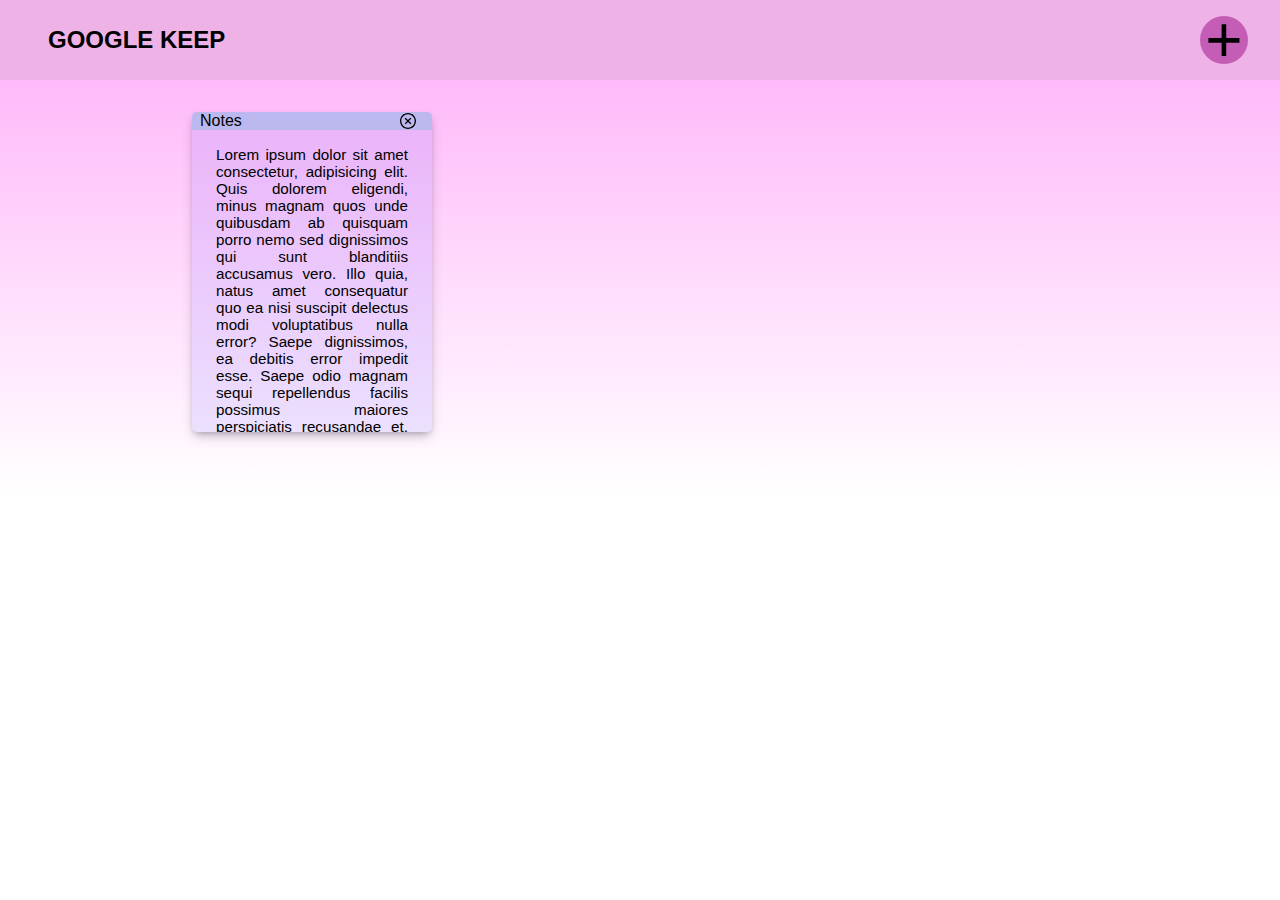
<file: index.html>
<!DOCTYPE html>
<html lang="en">
  <head>
    <meta charset="UTF-8" />
    <meta name="viewport" content="width=device-width, initial-scale=1.0" />
    <link rel="stylesheet" href="style.css" />
    <title>To do list</title>
  </head>
  <body>
    <div class="nav-todo">
      <span class="title">GOOGLE KEEP</span>
      <div onclick="creatNote()" class="nav-todo-add-btn">
        <span>+</span>
      </div>
    </div>
    <div class="list-cards">
      <div id="notes" class="list-cards-container">
        <div class="card">
          <div class="card-head">
            <span>Notes</span>
            <img onclick="deleteNote(this)" src="sheesh.svg" alt="logo" />
          </div>
          <div class="pitche">
            <span>
              Lorem ipsum dolor sit amet consectetur, adipisicing elit. Quis
              dolorem eligendi, minus magnam quos unde quibusdam ab quisquam
              porro nemo sed dignissimos qui sunt blanditiis accusamus vero.
              Illo quia, natus amet consequatur quo ea nisi suscipit delectus
              modi voluptatibus nulla error? Saepe dignissimos, ea debitis error
              impedit esse. Saepe odio magnam sequi repellendus facilis possimus
              maiores perspiciatis recusandae et, vero totam officia iste
              praesentium? Eius sunt tempore totam repudiandae. Soluta
            </span>
          </div>
        </div>
      </div>
    </div>
    <script src="script.js"></script>
  </body>
</html>
</file>
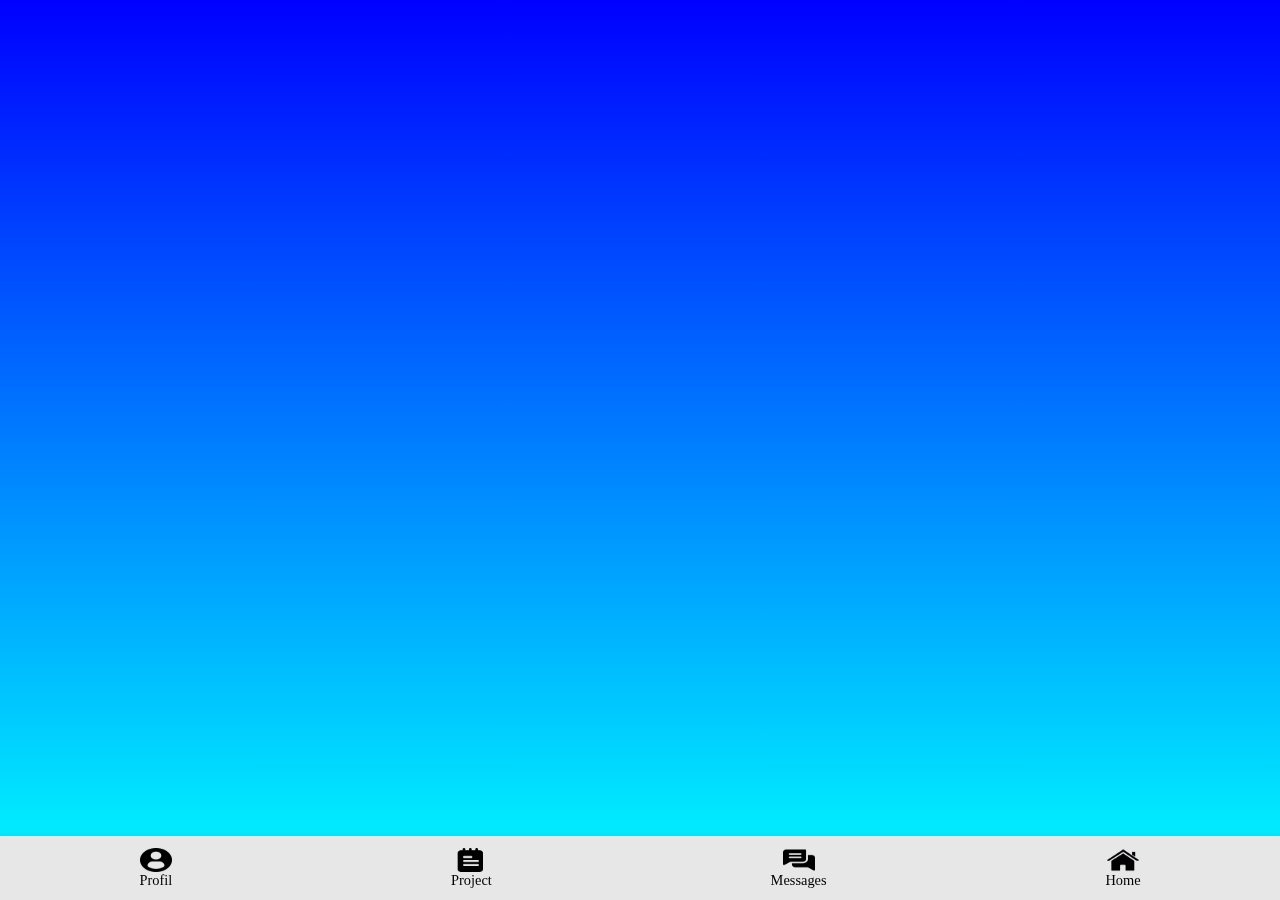
<file: Bottom bar/index.html>
<!DOCTYPE html>
<html lang="en">
<head>
    <meta charset="UTF-8">
    <meta http-equiv="X-UA-Compatible" content="IE=edge">
    <meta name="viewport" content="width=device-width, initial-scale=1.0">
    <link rel="stylesheet" href="style.css">
    <title>Document</title>
</head>
<body>
    <div class="main"></div>
    <div class="bottom-nav">
        <div class="icon">
        <img  class="image" src="profile-icon.png">
        <span>Profil</span>
        </div>
        <div class="icon">
        <img class="image" src="project-icon.png">
        <span>Project</span>
        </div>
        <div class="icon">
        <img class="image" src="messages-icon.png">
        <span>Messages</span>
        </div>
        <div class="icon">
        <img class="image" src="home.png">
        <span>Home</span>
        </div>

    </div>

    
</body>
</html>
</file>
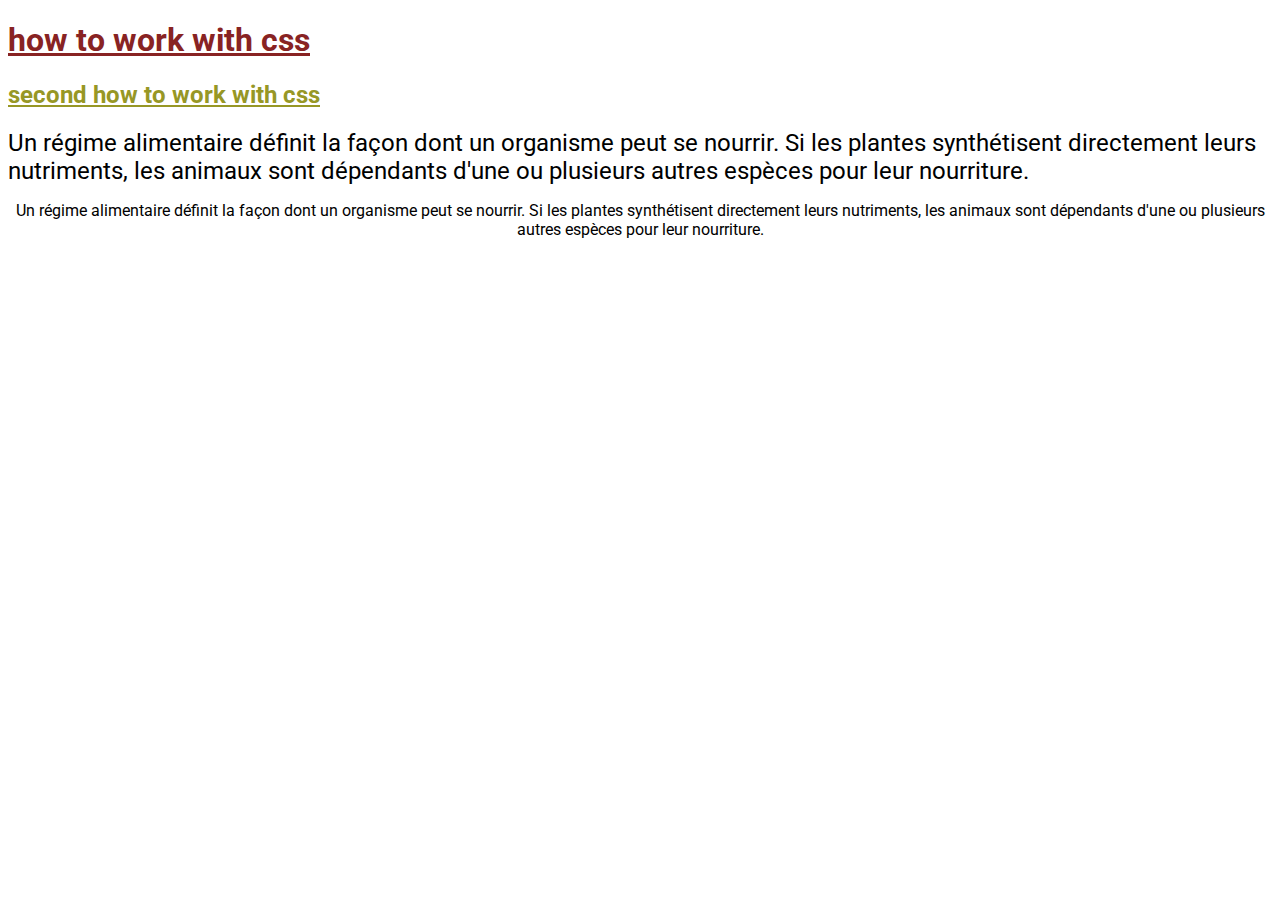
<file: Css/index.html>
<!DOCTYPE html>
<html lang="en"> 
<head>
    <meta charset="UTF-8" >
<title>CSS</title>
<link rel="stylesheet" href="style.css">

</head>
<body>
<h1 class="style-1">how to work with css</h1> 
<h2 class="style-2">second how to work with css</h2> 
<span class="wiki"> Un régime alimentaire définit la façon dont un organisme peut se nourrir. Si les plantes synthétisent directement leurs nutriments, les animaux sont dépendants d'une ou plusieurs autres espèces pour leur nourriture. </span>
<br>
<p class="wiki2"> Un régime alimentaire définit la façon dont un organisme peut se nourrir. Si les plantes synthétisent directement leurs nutriments, les animaux sont dépendants d'une ou plusieurs autres espèces pour leur nourriture. </p>
</body>
</html>
</file>
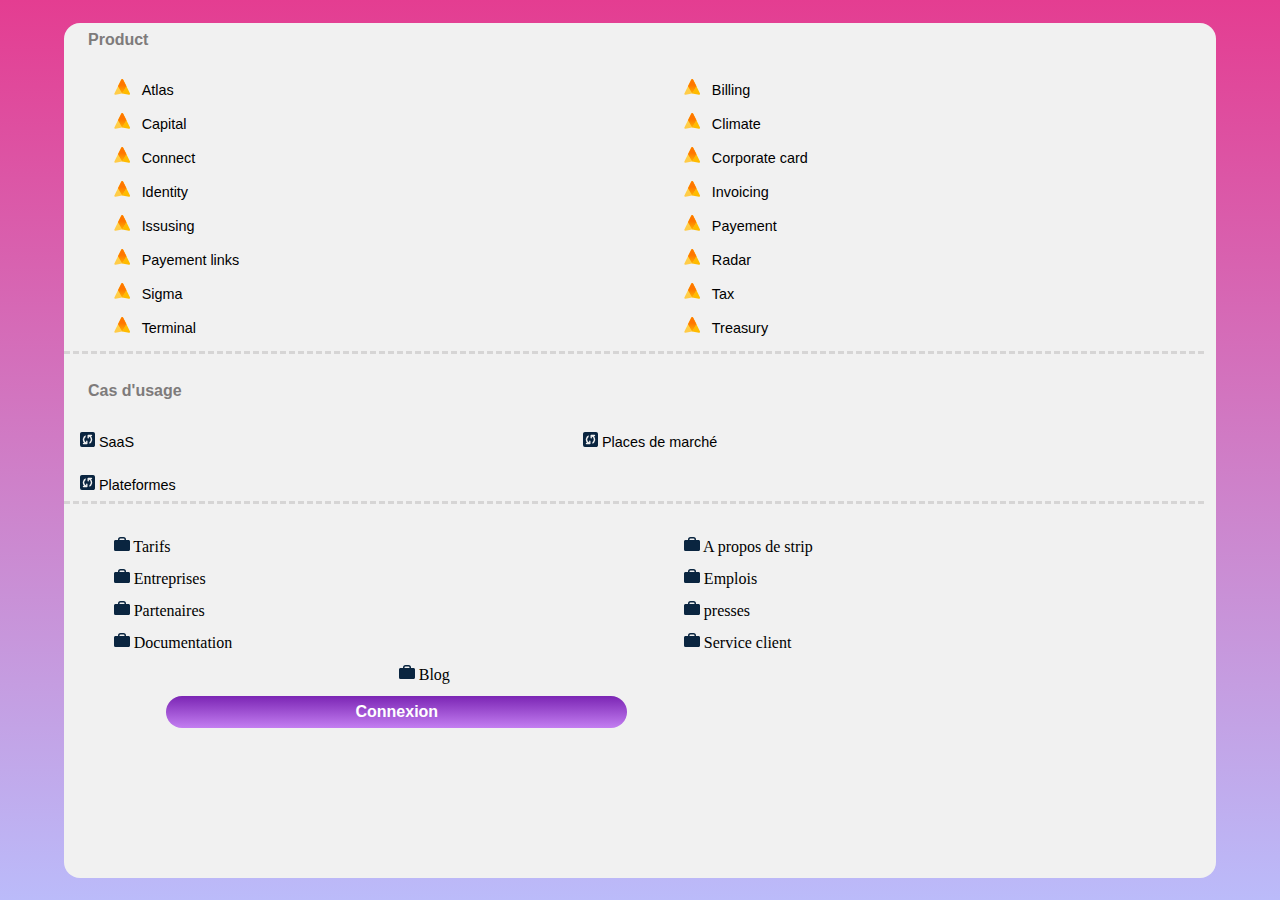
<file: Side bar/index.html>
<!DOCTYPE html>
<html lang="en">
<head>
    <meta charset="UTF-8">
    <meta http-equiv="X-UA-Compatible" content="IE=edge">
    <meta name="viewport" content="width=device-width, initial-scale=1.0">
    <link rel="stylesheet" href="style.css">
    <title>Document</title>
</head>
<body>
    <div class="main">
     <div class="side-nav">
         <div class="top"> 
             <span>Product</span>
         </div>
        <div class="section1">
            <div class="icon">
                <img class="image" src="icon.svg" >
                <span>Atlas</span>
            </div>
            <div class="icon">
                <img class="image" src="icon.svg" >
                <span>Billing</span>
            </div>
            <div class="icon">
                <img class="image" src="icon.svg" >
                <span>Capital</span>
            </div>
            <div class="icon">
                <img class="image" src="icon.svg" >
                <span>Climate</span>
            </div>
            <div class="icon">
                <img class="image" src="icon.svg" >
                <span>Connect</span>
            </div>
            <div class="icon">
                <img class="image" src="icon.svg" >
                <span>Corporate card</span>
            </div>
            <div class="icon">
                <img class="image" src="icon.svg" >
                <span>Identity</span>
            </div>
            <div class="icon">
                <img class="image" src="icon.svg" >
                <span>Invoicing</span>
            </div>
            <div class="icon">
                <img class="image" src="icon.svg" >
                <span>Issusing</span>
            </div>
            <div class="icon">
                <img class="image" src="icon.svg" >
                <span>Payement</span>
            </div>
            <div class="icon">
                <img class="image" src="icon.svg" >
                <span>Payement links</span>
            </div>
            <div class="icon">
                <img class="image" src="icon.svg" >
                <span>Radar</span>
            </div>
            <div class="icon">
                <img class="image" src="icon.svg" >
                <span>Sigma</span>
            </div>
            <div class="icon">
                <img class="image" src="icon.svg" >
                <span>Tax</span>
            </div>
            <div class="icon">
                <img class="image" src="icon.svg" >
                <span>Terminal</span>
            </div>
            <div class="icon">
                <img class="image" src="icon.svg" >
                <span>Treasury</span>
            </div>
        </div>
        <span class="cas">Cas d'usage</span>
        <div class="section2">
            <div class="icon1">
                <img class="image1" src="outil.svg">
                <span>SaaS</span>
            </div>
            <div class="icon1">
                <img class="image1" src="outil.svg">
                <span>Places de marché</span>
            </div>
            <div class="icon1">
                <img class="image1" src="outil.svg">
                <span>Plateformes</span>
            </div>
        </div>
        <div class="section3">
            <div class="icon2">
                <img class="image2" src="image.svg">
                <span>Tarifs</span>
            </div>
            <div class="icon2">
                <img class="image2" src="image.svg">
                <span>A propos de strip</span>
            </div>
            <div class="icon2">
                <img class="image2" src="image.svg">
                <span>Entreprises</span>
            </div>
            <div class="icon2">
                <img class="image2" src="image.svg">
                <span>Emplois</span>
            </div>
            <div class="icon2">
                <img class="image2" src="image.svg">
                <span>Partenaires</span>
            </div>
            <div class="icon2">
                <img class="image2" src="image.svg">
                <span>presses</span>
            </div>
            <div class="icon2">
                <img class="image2" src="image.svg">
                <span>Documentation</span>
            </div>
            <div class="icon2">
                <img class="image2" src="image.svg">
                <span>Service client</span>
            </div>
            <div class="icon2">
                <img class="image2" src="image.svg">
                <span>Blog</span>
            </div>
        </div>
        <div class="bottom">
            <span>Connexion</span>
        </div>
        
        
     </div>
        
    </div>

</body>
</html>
</file>
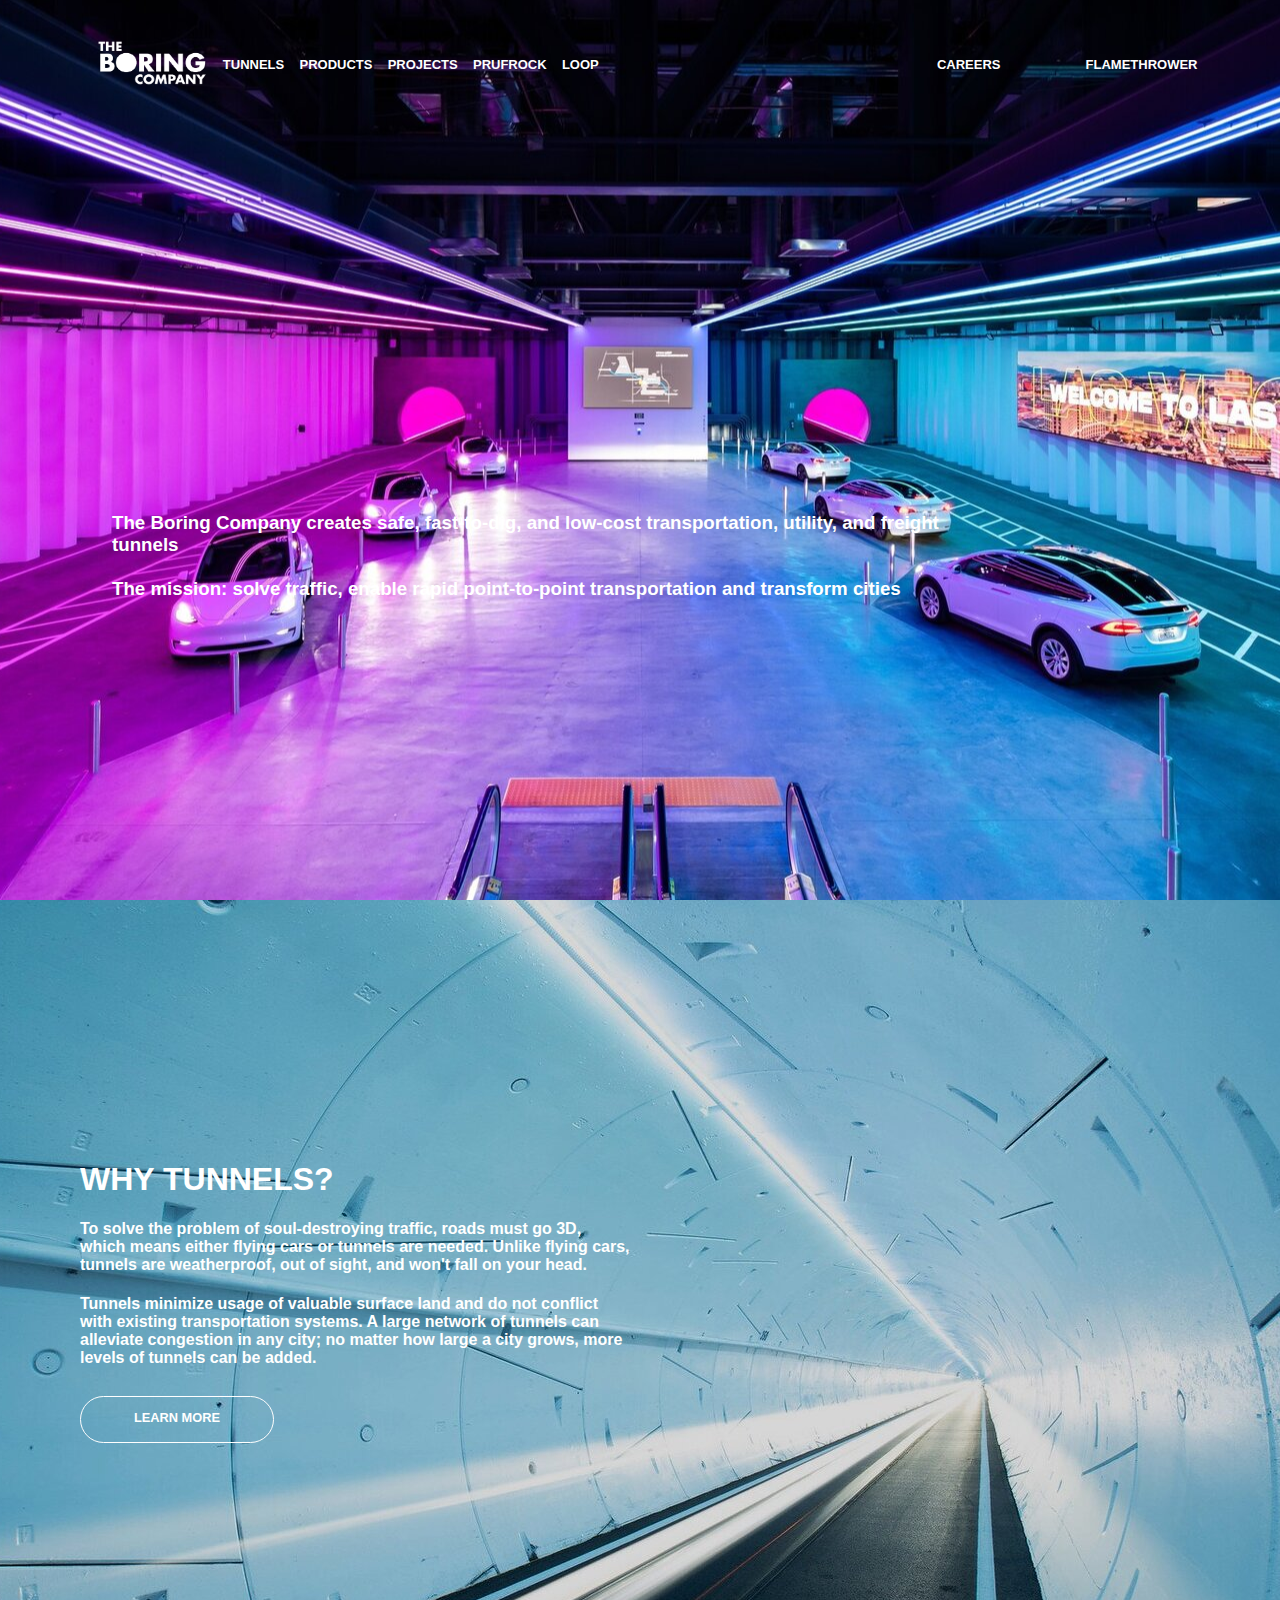
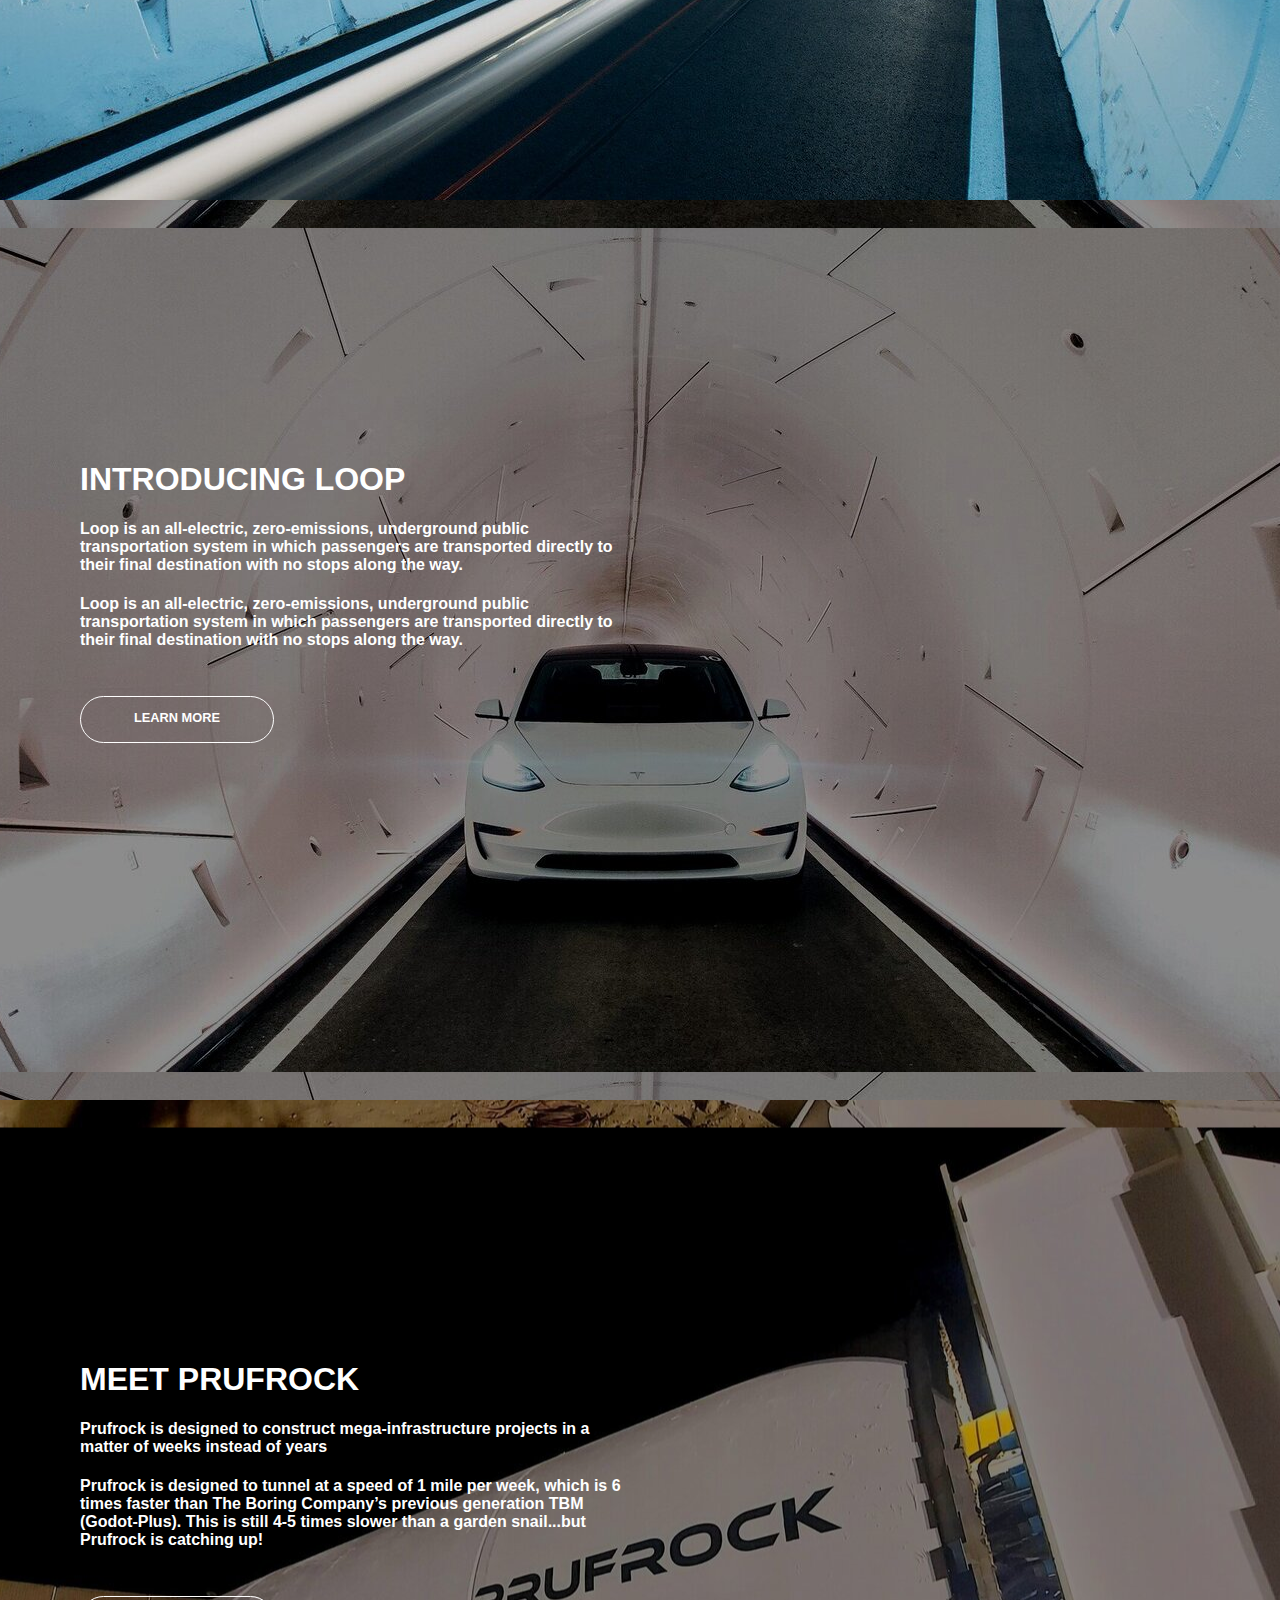
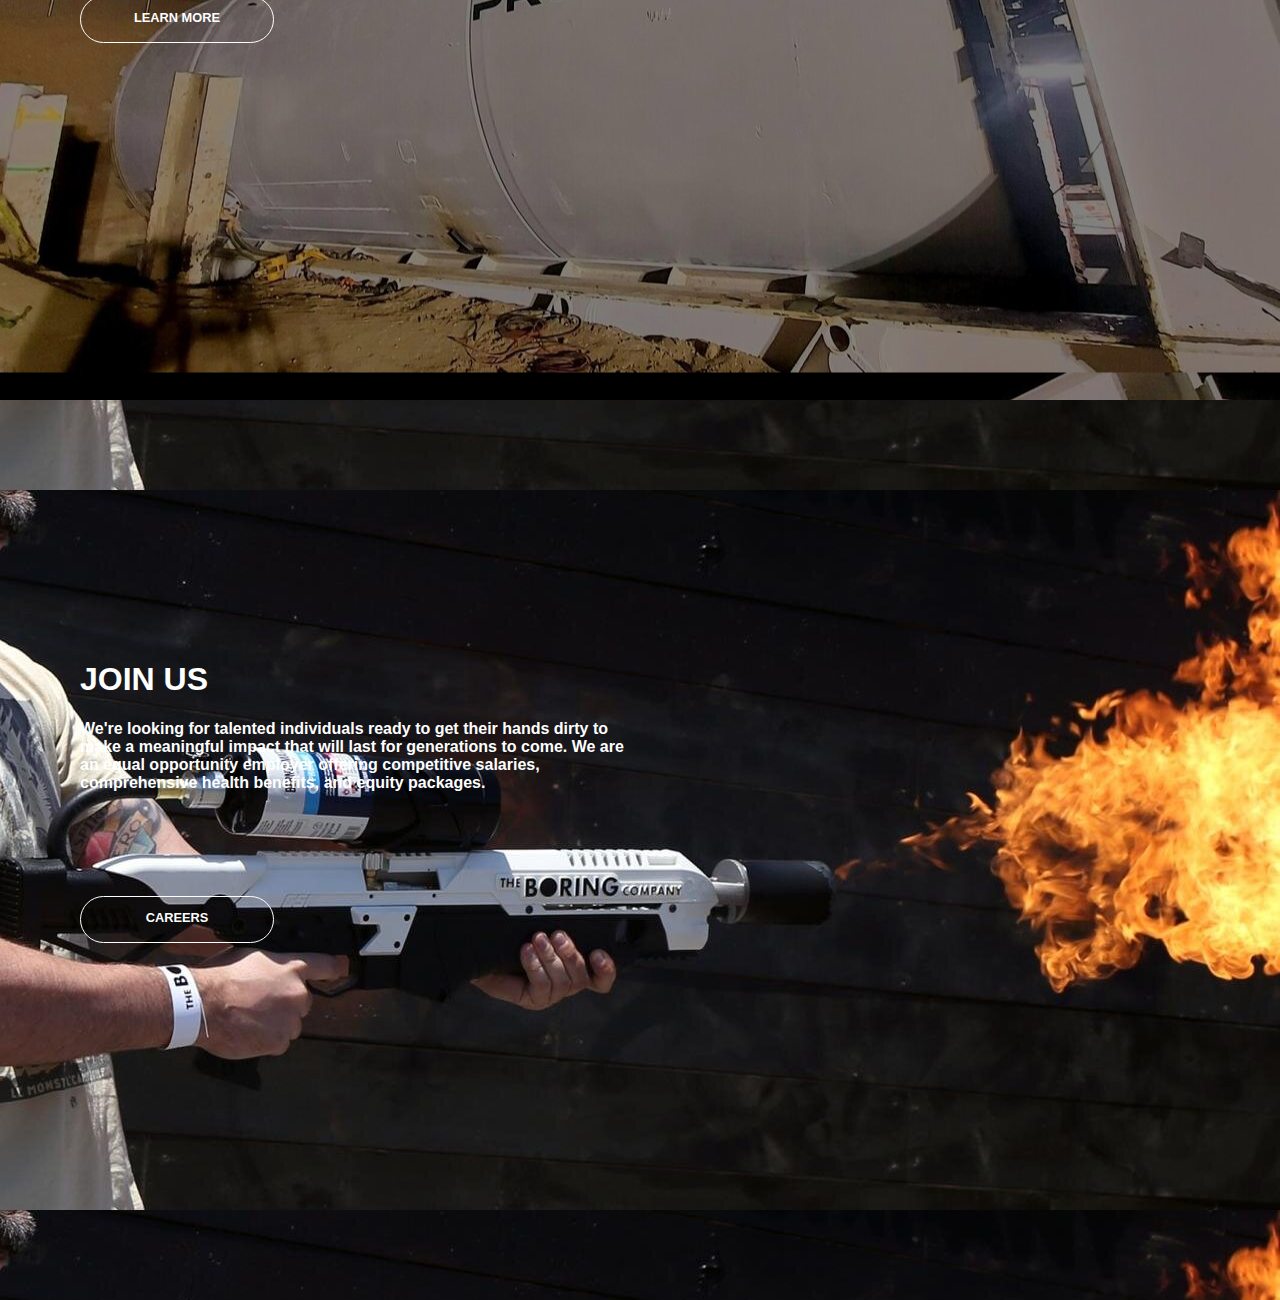
<file: The boring company/index.html>
<!DOCTYPE html>
<html lang="en">
<head>
    <meta charset="UTF-8">
    <meta http-equiv="X-UA-Compatible" content="IE=edge">
    <meta name="viewport" content="width=device-width, initial-scale=1.0">
    <link rel="stylesheet" href="style.css">
    <title>The Boring Company</title>
</head>
<body>
    <div class="main">
        <div class="navbar">
            <div class="nav-left">
                <img class="logo" src="white+logo.png">
                <div class="content"><span>TUNNELS</span></div>
                <div class="content"> <span>PRODUCTS</span></div>
                <div class="content"><span>PROJECTS</span></div>
                <div class="content"><span>PRUFROCK</span></div>
                <div class="content"><span>LOOP</span></div>
            </div>
            <div class="nav-right">
                <div class="content"><span>CAREERS</span></div>
                <div class="content"><span>FLAMETHROWER</span></div>
            </div>
        </div>
            <div class="text">
            <h3>The Boring Company creates safe, fast-to-dig, and low-cost transportation, utility, and freight tunnels <br> 
                <br>
                The mission: solve traffic, enable rapid point-to-point transportation and transform cities</h3>
            </div>
    </div>
    <div class="main2">
        <div class="text2">
            <h1>WHY TUNNELS?</h1>
            <h4>To solve the problem of soul-destroying traffic, roads must go 3D, which means either flying cars or tunnels are needed. Unlike flying cars, tunnels are weatherproof, out of sight, and won't fall on your head.</h4>
            <h4>Tunnels minimize usage of valuable surface land and do not conflict with existing transportation systems. A large network of tunnels can alleviate congestion in any city; no matter how large a city grows, more levels of tunnels can be added.</h4>
        </div>
        <div class="submit">
            <span>LEARN MORE</span>
        </div>
    </div>
    <div class="main3">
        <div class="text2">
            <h1>INTRODUCING LOOP</h1>
            <h4>Loop is an all-electric, zero-emissions, underground public transportation system in which passengers are transported directly to their final destination with no stops along the way.</h4>
            <h4>Loop is an all-electric, zero-emissions, underground public transportation system in which passengers are transported directly to their final destination with no stops along the way.</h4>
        </div>
        <div class="submit">
            <span>LEARN MORE</span>
        </div>
    </div>
    <div class="main4">
        <div class="text2">
            <h1>MEET PRUFROCK</h1>
            <h4>Prufrock is designed to construct mega-infrastructure projects in a matter of weeks instead of years</h4>
            <h4>Prufrock is designed to tunnel at a speed of 1 mile per week, which is 6 times faster than The Boring Company’s previous generation TBM (Godot-Plus). This is still 4-5 times slower than a garden snail...but Prufrock is catching up!</h4>
        </div>
        <div class="submit">
            <span>LEARN MORE</span>
        </div>
    </div>
    <div class="main5">
        <div class="text2">
            <h1>JOIN US</h1>
            <h4>We're looking for talented individuals ready to get their hands dirty to make a meaningful impact that will last for generations to come. We are an equal opportunity employer offering competitive salaries, comprehensive health benefits, and equity packages.</h4>
        </div>
        <div class="careers">
            <span>CAREERS</span>
        </div>
    </div>


    
</body>
</html>
</file>
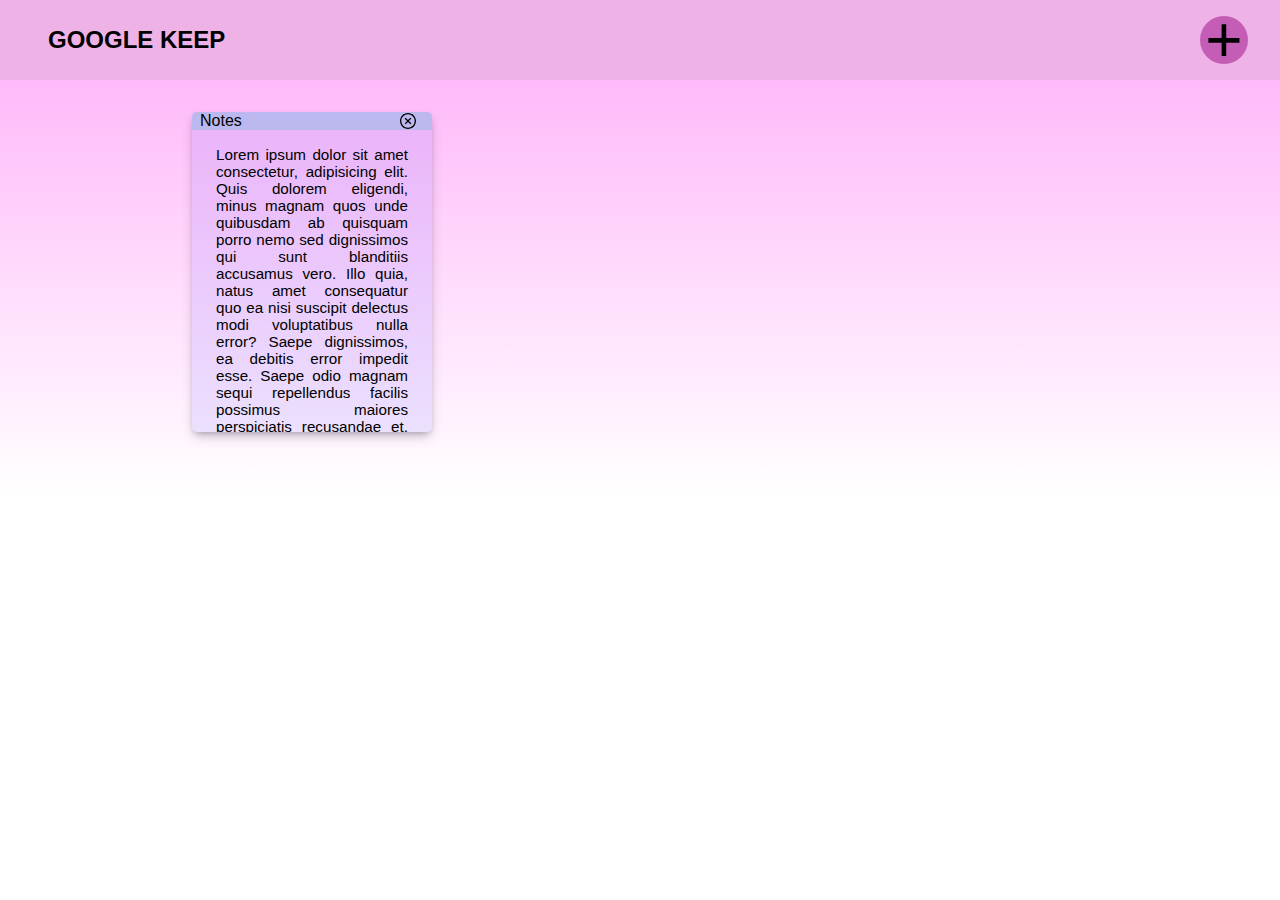
<file: To do list/index.html>
<!DOCTYPE html>
<html lang="en">
  <head>
    <meta charset="UTF-8" />
    <meta name="viewport" content="width=device-width, initial-scale=1.0" />
    <link rel="stylesheet" href="style.css" />
    <title>To do</title>
  </head>
  <body>
    <div class="nav-todo">
      <span class="title">GOOGLE KEEP</span>
      <div onclick="creatNote()" class="nav-todo-add-btn">
        <span>+</span>
      </div>
    </div>
    <div class="list-cards">
      <div id="notes" class="list-cards-container">
        <div class="card">
          <div class="card-head">
            <span>Notes</span>
            <img onclick="deleteNote(this)" src="sheesh.svg" alt="logo" />
          </div>
          <div class="pitche">
            <span>
              Lorem ipsum dolor sit amet consectetur, adipisicing elit. Quis
              dolorem eligendi, minus magnam quos unde quibusdam ab quisquam
              porro nemo sed dignissimos qui sunt blanditiis accusamus vero.
              Illo quia, natus amet consequatur quo ea nisi suscipit delectus
              modi voluptatibus nulla error? Saepe dignissimos, ea debitis error
              impedit esse. Saepe odio magnam sequi repellendus facilis possimus
              maiores perspiciatis recusandae et, vero totam officia iste
              praesentium? Eius sunt tempore totam repudiandae. Soluta
            </span>
          </div>
        </div>
      </div>
    </div>
    <script src="script.js"></script>
  </body>
</html>
</file>
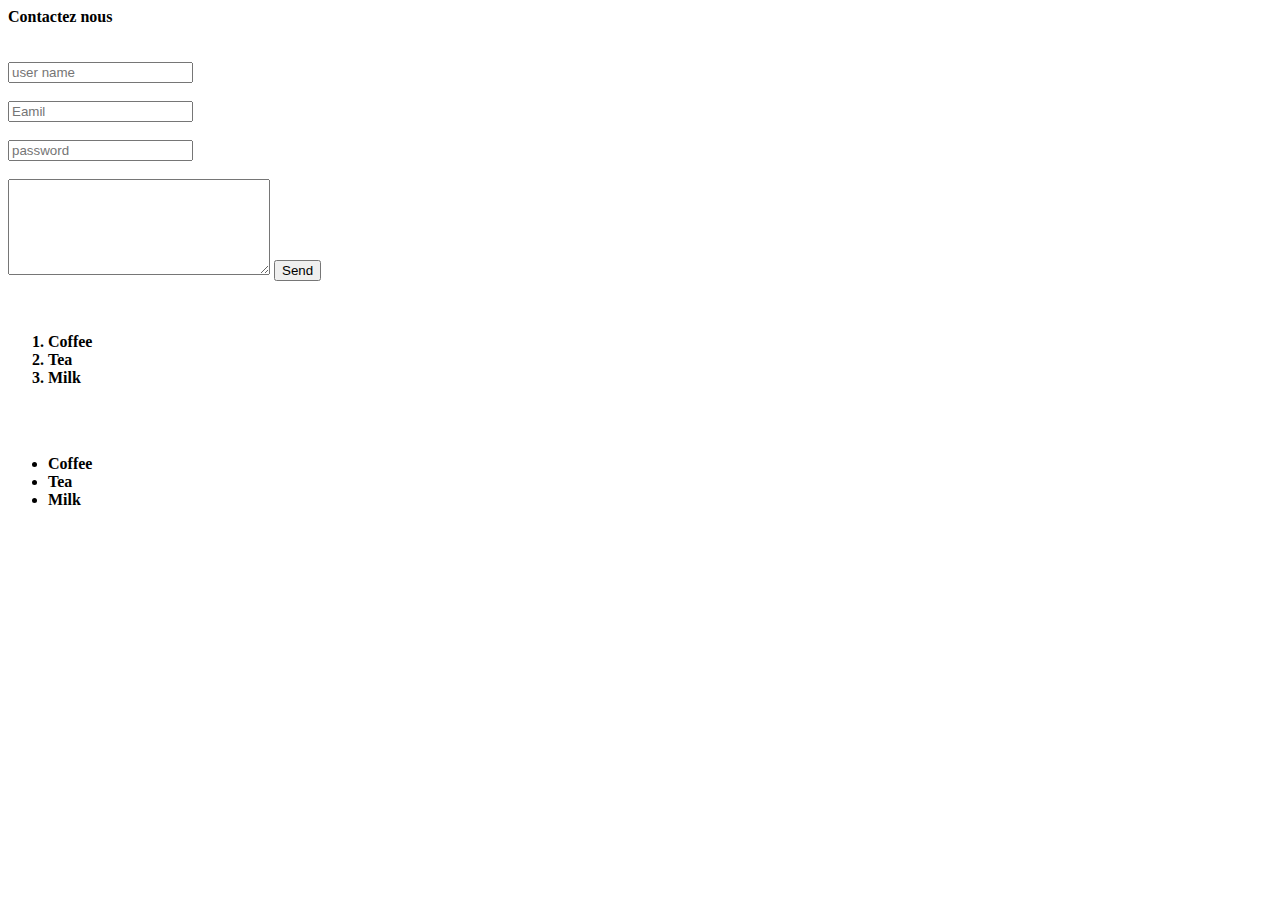
<file: Html/Contact.html>
<!DOCTYPE html>
<html>
<head>
<title>Contactez nous</title>
</head>

<body>
    <b>Contactez nous
 <br>
 <form>
    <br>
    <br>
    <input type="text" placeholder="user name">
    <br>
    <br>
    <input placeholder="Eamil">
    <br>
    <br>
    <input type="password"placeholder="password">
    <br>
    <br>
    <textarea cols="30" rows="6"></textarea>
    <button>Send</button>

 </form>
 <br>
 <br>
 <ol>
    <li>Coffee</li>
    <li>Tea</li>
    <li>Milk</li>
  </ol>
  <br>
  <br>
  <ul>
    <li>Coffee</li>
    <li>Tea</li>
    <li>Milk</li>
  </ul>

</body>

</html>
</file>
<file: style.css>
body {
    margin: 0;
    font-family: Arial, sans-serif;
  }
  .nav-todo {
    width: 100%;
    height: 5rem;
    background-color: lightgray;
    display: flex;
    justify-content: space-between;
    align-items: center;
    box-shadow: rgba(50, 50, 93, 0.25) 0px 6px 12px -2px,
      rgba(0, 0, 0, 0.3) 0px 3px 7px -3px;
    background-color: rgba(238, 174, 229, 0.952);
  }
  
  .title {
    margin-left: 3rem;
    font-size: 1.5rem;
    font-weight: bolder;
    cursor: pointer;
  }
  .nav-todo-add-btn {
    background-color: rgba(173, 50, 157, 0.664);
    display: flex;
    justify-content: center;
    align-items: center;
    width: 3rem;
    height: 3rem;
    border-radius: 1.5em;
    margin-right: 2rem;
    cursor: pointer;
  }
  .nav-todo-add-btn span {
    color: #000000;
    font-size: 4rem;
  }
  .list-cards {
    width: 100%;
    display: flex;
    justify-content: center;
    background: linear-gradient(rgb(255, 186, 249) , rgb(255, 255, 255));
  }
  .list-cards-container {
    width: 70%;
    display: flex;
    justify-content: space-between;
    flex-wrap: wrap;
    margin-bottom: 4rem;
  }
  .card {
    width: 15rem;
    height: 20rem;
    background-color: white;
    margin-top: 2rem;
    border-radius: 5px;
    box-shadow: rgba(50, 50, 93, 0.25) 0px 6px 12px -2px,
      #0000004d 0px 3px 7px -3px;
    overflow: hidden;
    align-items: center;
    display: flex;
    flex-direction: column;
    background-color: rgba(82, 79, 255, 0.116);;
  }
  .card-head {
    width: 100%;
    height: 3rem;
    display: flex;
    align-items: center;
    justify-content: space-between;
    background-color: rgba(152, 189, 231, 0.562);
  }
  .card-head img {
    width: 2rem;
    height: 1rem;
    cursor: pointer;
    margin-right: 0.5rem;
  }
  .card-head span {
    margin-left: 0.5rem;
  }
  .pitche {
    width: 80%;
    display: flex;
    align-items: center;
    margin-top: 1rem;
    text-align: center;
  }
  .pitche span {
    text-align: justify;
    font-size: 0.95rem;
  }
</file>
<file: Bottom bar/style.css>
body {
margin: 0;
}
.main {
width: 100% ;
height: 100vh;
background: linear-gradient( blue ,aqua);

}
.bottom-nav {
    position: fixed;
    width: 100%;
    height: 4rem;
    background-color: rgb(231, 231, 231);
    bottom: 0;
    display: flex;
    justify-content: space-around; 
    box-shadow: 0 4px 8px 3px rgba(192, 55, 55, 0.2) ; 
    
}
.icon {
    height: inherit;
    display: flex;
    flex-direction: column;
    align-items: center;
    justify-content: center;

}
.image {
    height: 1.5rem;
    width: 2rem;

}

.icon span {
    font-size: .9rem;
    color: black;
}
</file>
<file: Css/style.css>
@import url('https://fonts.googleapis.com/css2?family=Roboto:ital,wght@1,300&display=swap');
body{
    font-family: "Roboto",sans-serif
}

.style-1{
    color:rgb(136, 35, 35);
    text-decoration: underline;
}
.style-2{
    color:rgb(151, 151, 37);
    text-decoration: underline;
}
.wiki{
  font-size: 1.5rem;

 }
 .wiki2{
     text-align: center;
 }
</file>
<file: Side bar/style.css>
body {
    margin: 0;
}
.main {
    width: 100%;
    height: 100vh;
    display: flex;
    justify-content: center;
    align-items: center;
    background: linear-gradient( rgb(228, 61, 145) ,  rgb(187, 187, 250));
}
.side-nav {
position: absolute;
width: 90%;
height: 95%;
display: flex; 
flex-direction: column;
justify-content: flex-start; 
align-items: flex-start;
background-color: rgb(241, 241, 241);
border-radius: 1rem;
}
.top {
    width: 90%;
    height:2rem;
    margin-bottom: 1rem;
    margin-top: .5rem;
}
.section1 {
width: 99%;
height: 17rem;
display: flex;
flex-wrap: wrap;
justify-content: space-around;
margin-bottom: 1.8rem;
border-bottom: .2rem rgb(214, 213, 213) dashed;

}
.top span {
    font-size: 1rem;
    color: rgb(126, 123, 123);
    margin-top: 1rem;
    margin-left: 1.5rem;
    font-weight: bold;
    font-family: Arial, Helvetica, sans-serif;
}
.icon {
    width: 42%;
    height: 1.9rem;
    margin-right: .5rem;
    margin-left: 1rem;
}
.icon span {
    font-size: .9rem;
    font-family: Arial, Helvetica, sans-serif;
}
.image {
width: 16px ;
height:16px;
margin-right: .5rem;
}
.section2 {
width: 99%;
height: 5.3rem;
display: flex;
flex-wrap: wrap;
margin-top: 1rem;
border-bottom: .2rem rgb(214, 213, 213) dashed;
}
.icon1 { 
    width: 42%;
    height: 1.7rem;
    margin-right: .5rem;
    margin-left: 1rem;
    margin-top: 1rem;
}
.cas {
    font-size: 1rem;
    color: rgb(126, 123, 123);
    margin-left: 1.5rem;
    font-weight: bold;
    font-family: Arial, Helvetica, sans-serif;
}
.icon1 span {
    font-size: .9rem;
    font-family: Arial, Helvetica, sans-serif;
}
 .section3 {
    width: 99%;
    height: 10rem;
    display: flex;
    flex-wrap: wrap;
    justify-content: space-around;
    margin-top: 2rem;
}
.icon2 {
    width: 42%;
    height: 1.6rem;
    margin-right: .5rem;
    margin-left: 1rem; 
} 
.bottom {
width: 40%;
height: 2rem;
display: flex;
justify-content: center;
align-items: center;
background: linear-gradient( rgb(123, 37, 180) , rgb(195, 126, 241) );
margin-left: 6.4rem;
margin-bottom: .4rem;
border-radius: 2rem;
cursor: pointer;
}
.bottom:hover {
    background-color: rgb(209, 111, 209);
}
.bottom span {
    font-family: Arial, Helvetica, sans-serif;
    font-weight: bold;
    color: white;
}
</file>
<file: The boring company/style.css>
body{
    margin: 0;
    padding: 0;
    font-family: Arial, Helvetica, sans-serif;
}
.main {
    width: 100%;
    height: 100vh;
    background-image:url(background1.jpg);
    background-position: center;
}
.navbar {
    width: 90%;
    height: 4rem;
    position: relative;
    top: 2rem;
    left: 5.5rem;
    display: flex;
    justify-content: space-between;
    font-size: small;
    color: white;
    font-weight: bold;
      
}
.nav-left {
    width: 45%;
    height: 4rem;
    display: flex;
    align-items: center;
    justify-content: space-around;
    margin-right: 8rem;
}
.navbar span {
    cursor: pointer;
}
.navbar span:hover {
    color: rgb(206, 208, 211);
}
.content::after {
content: '';
height: 1.2px;
width: 0;
display: flex;
align-items: center;
justify-content: space-around;
background: rgb(53, 255, 53);
position:absolute;
left: auto;
bottom: 22px;
transition: 0.5s;
}
.content:hover::after {
    width: 5.2%;
}
.logo {
    width: 7rem;
    height:4rem;
    cursor: pointer;
}
.nav-right {
    width: 30%;
    height: 4rem;
    display: flex;
    align-items: center;
    justify-content: space-around;
    margin-left: 10rem;
}
.text {
    width: 70%;
    height: 5rem;
    margin-top: 28rem;
    margin-left: 7rem;
    color: white;  
}
.main2 {
width: 100%;
height: 100vh;
background-image:url(background2.jpg);
background-position: center;
display: flex;
flex-direction: column;

}
.text2{
    width: 43%;
    height: 15rem;
    color: white;
    font-weight: normal;
    margin-top: 15rem;
    margin-left: 5rem;
}
.submit {
    width: 15%;
    height: 2rem;
    border: white solid 1.4px;
    border-radius: 1.5rem;
    text-align: center;
    margin-left: 5rem;
    margin-top: 1rem;
    padding-top: .8rem;
    color: white;
    font-weight: bold;
    font-size: .8rem;
    cursor: pointer;
}
.submit:hover {
    border: rgb(53, 255, 53) solid 1.4px;
    color:rgb(234, 238, 245) ;
}
.main3 {
    width: 100%;
    height: 100vh;
    background-image: url(background33.jpg);
    background-position: center;
    display: flex;
    flex-direction: column;
}
.main4 {
    width: 100%;
    height: 100vh;
    background-image: url(background4.jpg);
    background-position: center;
    display: flex;
    flex-direction: column;
}
.main5 {
    width: 100%;
    height: 100vh;
    background-image: url(background5.jpg);
    background-position: center;
    display: flex;
    flex-direction: column;
}
.careers {
    width: 15%;
    height: 2rem;
    border: white solid 1.4px;
    border-radius: 1.5rem;
    text-align: center;
    margin-left: 5rem;
    margin-top: 1rem;
    padding-top: .8rem;
    color: white;
    font-weight: bold;
    font-size: .8rem;
    cursor: pointer;
}
.careers:hover {
    border: rgb(53, 255, 53) solid 1.4px;
    color:rgb(234, 238, 245) ;
}
</file>
<file: To do list/style.css>
body {
    margin: 0;
    font-family: Arial, sans-serif;
  }
  .nav-todo {
    width: 100%;
    height: 5rem;
    background-color: lightgray;
    display: flex;
    justify-content: space-between;
    align-items: center;
    box-shadow: rgba(50, 50, 93, 0.25) 0px 6px 12px -2px,
      rgba(0, 0, 0, 0.3) 0px 3px 7px -3px;
    background-color: rgba(238, 174, 229, 0.952);
  }
  
  .title {
    margin-left: 3rem;
    font-size: 1.5rem;
    font-weight: bolder;
    cursor: pointer;
  }
  .nav-todo-add-btn {
    background-color: rgba(173, 50, 157, 0.664);
    display: flex;
    justify-content: center;
    align-items: center;
    width: 3rem;
    height: 3rem;
    border-radius: 1.5em;
    margin-right: 2rem;
    cursor: pointer;
  }
  .nav-todo-add-btn span {
    color: #000000;
    font-size: 4rem;
  }
  .list-cards {
    width: 100%;
    display: flex;
    justify-content: center;
    background: linear-gradient(rgb(255, 186, 249) , rgb(255, 255, 255));
  }
  .list-cards-container {
    width: 70%;
    display: flex;
    justify-content: space-between;
    flex-wrap: wrap;
    margin-bottom: 4rem;
  }
  .card {
    width: 15rem;
    height: 20rem;
    background-color: white;
    margin-top: 2rem;
    border-radius: 5px;
    box-shadow: rgba(50, 50, 93, 0.25) 0px 6px 12px -2px,
      #0000004d 0px 3px 7px -3px;
    overflow: hidden;
    align-items: center;
    display: flex;
    flex-direction: column;
    background-color: rgba(82, 79, 255, 0.116);;
  }
  .card-head {
    width: 100%;
    height: 3rem;
    display: flex;
    align-items: center;
    justify-content: space-between;
    background-color: rgba(152, 189, 231, 0.562);
  }
  .card-head img {
    width: 2rem;
    height: 1rem;
    cursor: pointer;
    margin-right: 0.5rem;
  }
  .card-head span {
    margin-left: 0.5rem;
  }
  .pitche {
    width: 80%;
    display: flex;
    align-items: center;
    margin-top: 1rem;
    text-align: center;
  }
  .pitche span {
    text-align: justify;
    font-size: 0.95rem;
  }
</file>
